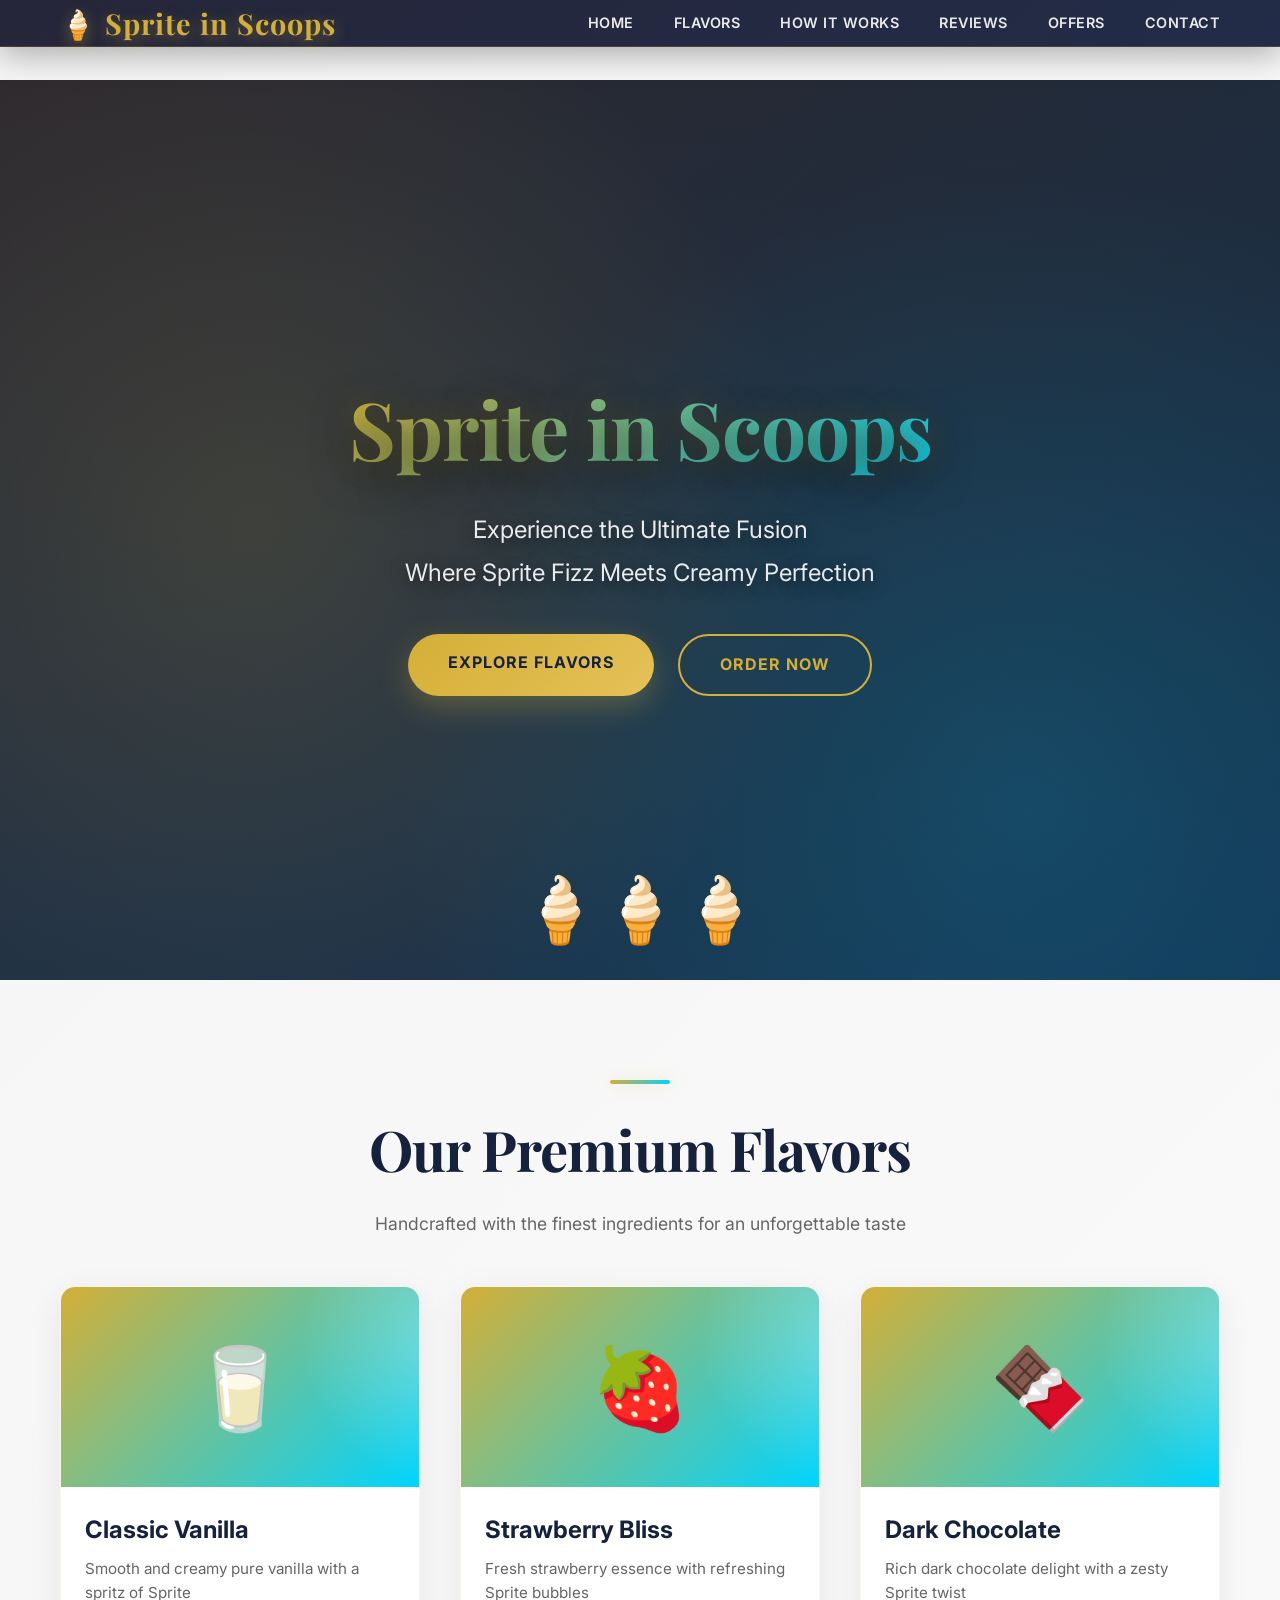
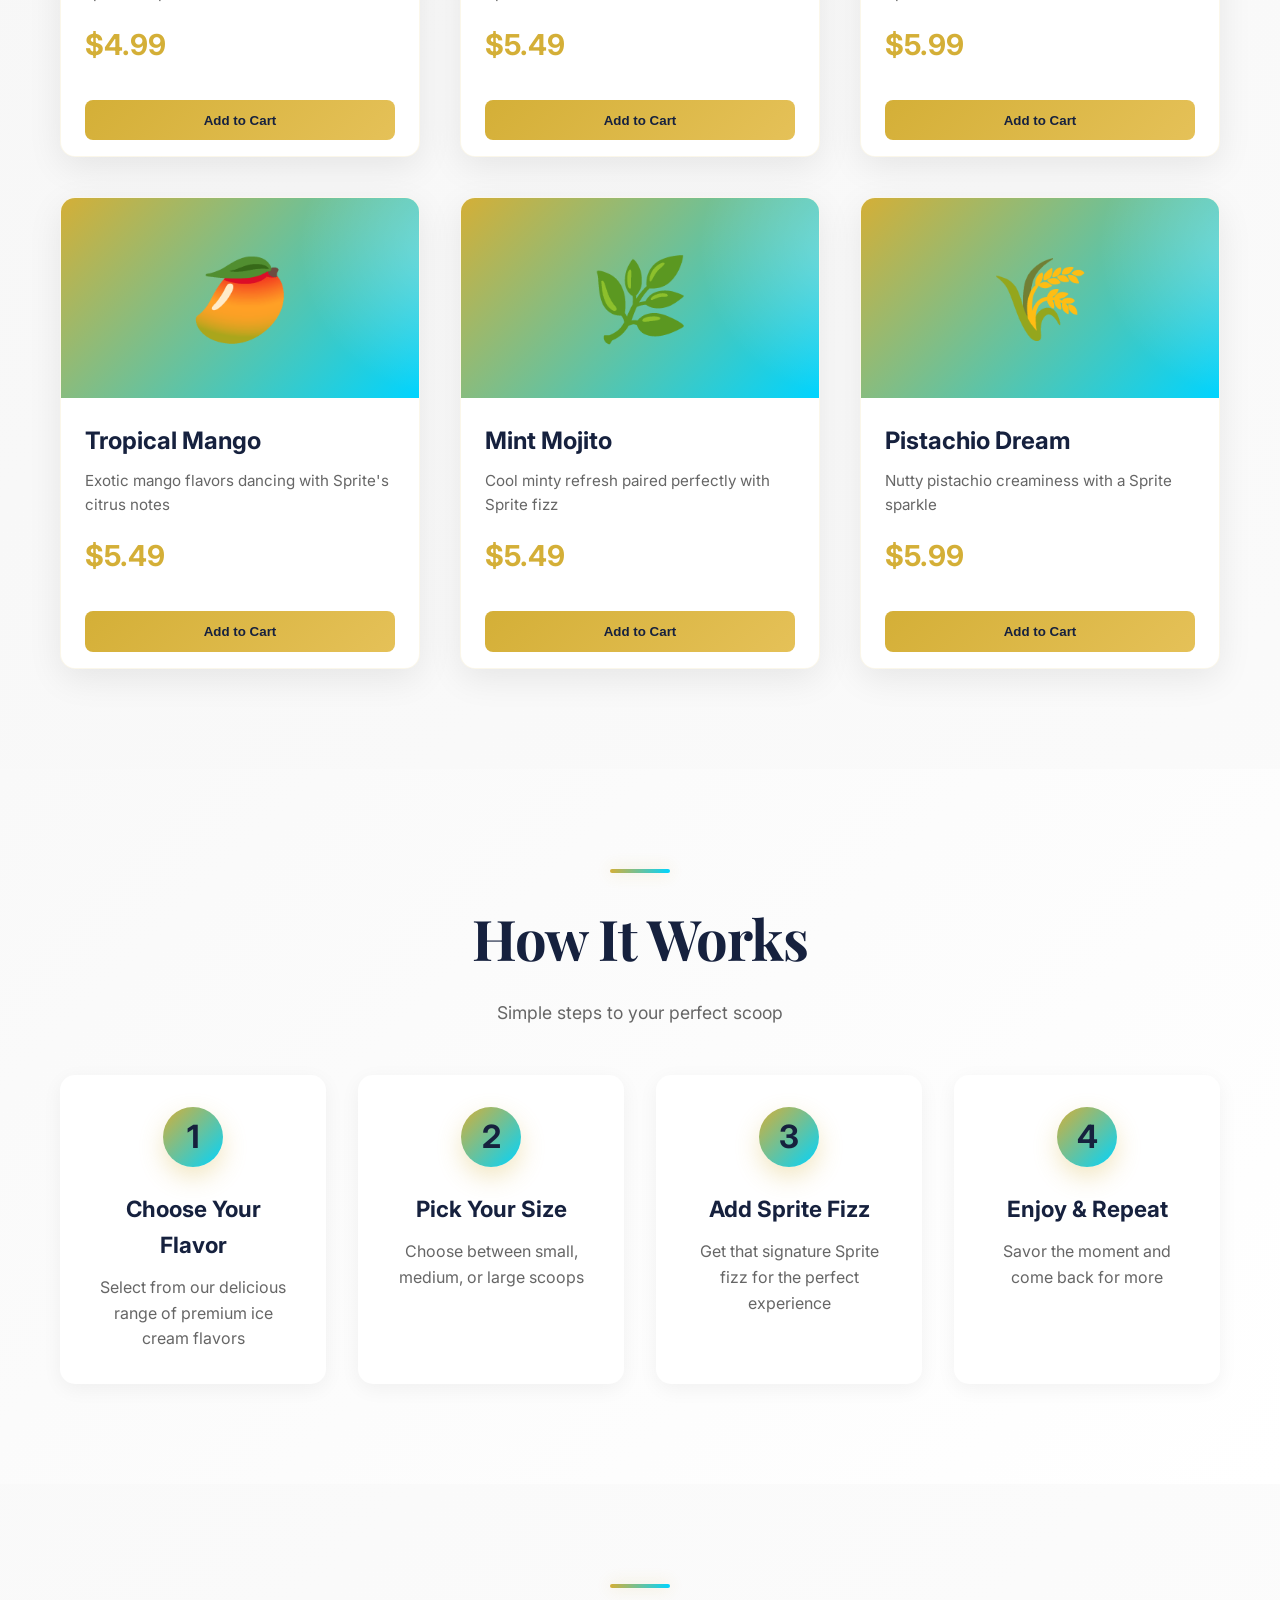
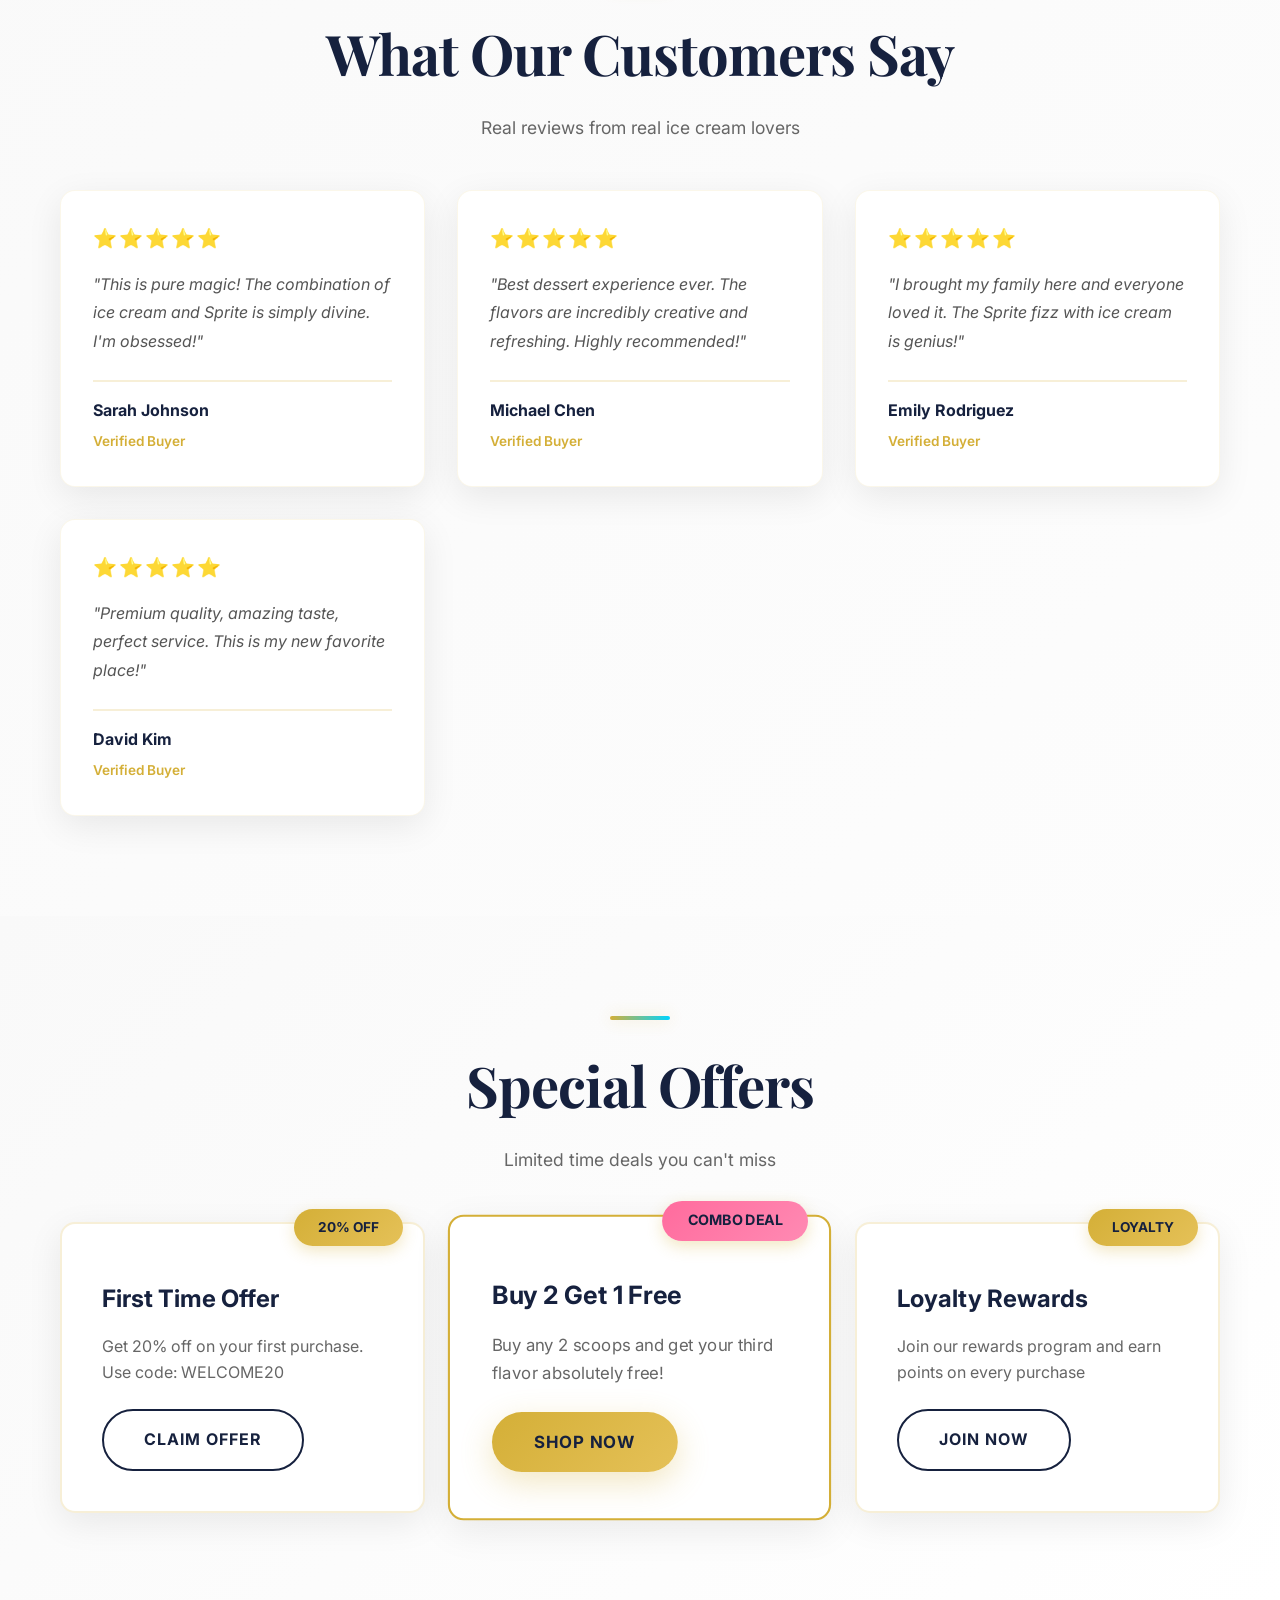
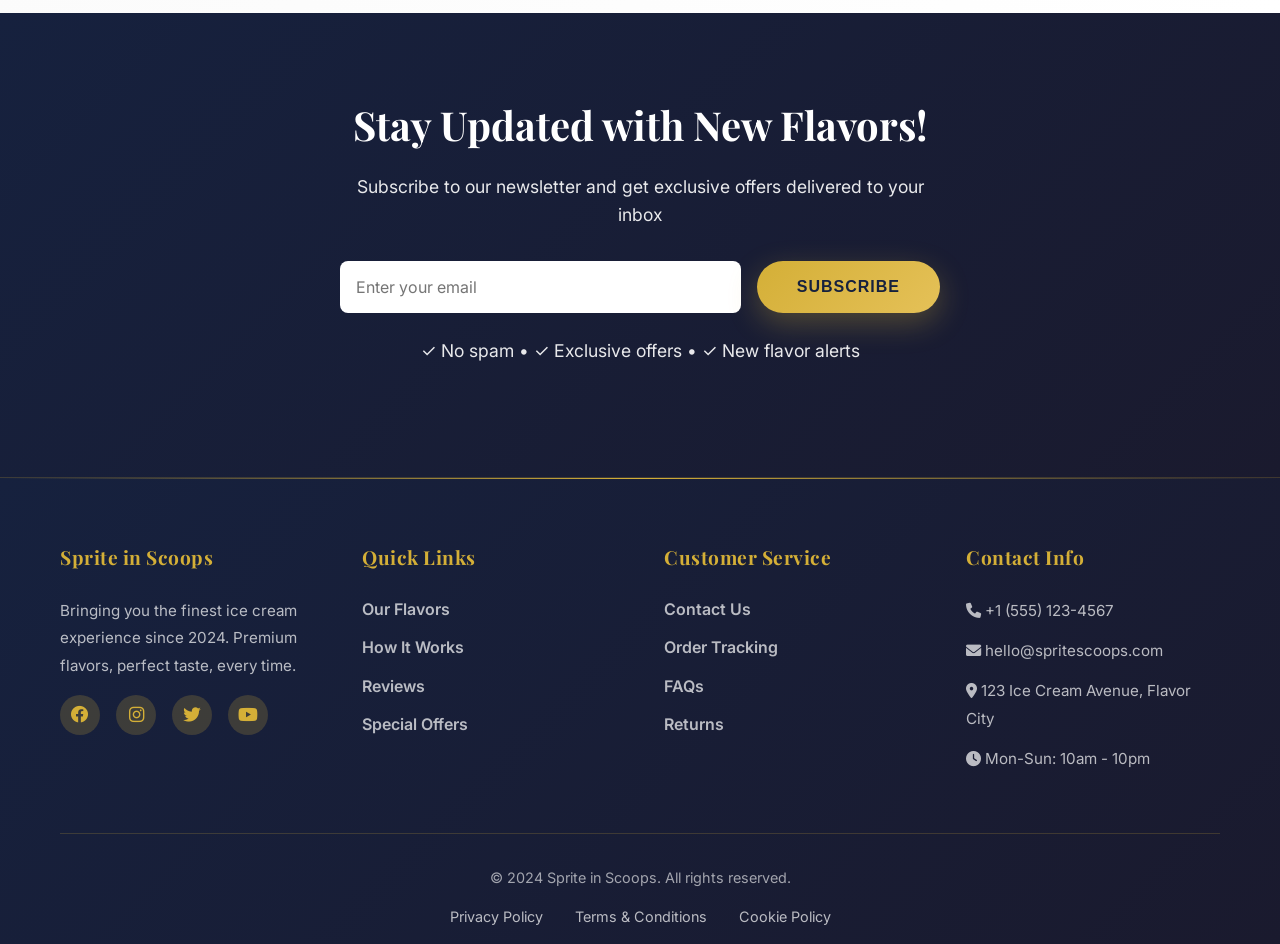
<file: index.html>
<!DOCTYPE html>
<html lang="en">
<head>
    <meta charset="UTF-8">
    <meta name="viewport" content="width=device-width, initial-scale=1.0">
    <title>Sprite in Scoops - Premium Ice Cream Experience</title>
    <link rel="stylesheet" href="style.css">
    <link href="https://fonts.googleapis.com/css2?family=Playfair+Display:wght@400;700&family=Inter:wght@400;500;600;700&display=swap" rel="stylesheet">
    <link rel="stylesheet" href="https://cdnjs.cloudflare.com/ajax/libs/font-awesome/6.0.0/css/all.min.css">
</head>
<body>
    <!-- ========== NAVIGATION ========== -->
    <header>
        <nav class="container">
            <a href="#" class="logo">🍦 Sprite in Scoops</a>
            <ul class="nav-links">
                <li><a href="#home">Home</a></li>
                <li><a href="#flavors">Flavors</a></li>
                <li><a href="#how-it-works">How It Works</a></li>
                <li><a href="#testimonials">Reviews</a></li>
                <li><a href="#offers">Offers</a></li>
                <li><a href="#contact">Contact</a></li>
            </ul>
        </nav>
    </header>

    <!-- ========== HERO SECTION ========== -->
    <section class="hero" id="home">
        <div class="hero-content container">
            <h1>Sprite in Scoops</h1>
            <p>Experience the Ultimate Fusion<br>Where Sprite Fizz Meets Creamy Perfection</p>
            <div class="hero-buttons">
                <a href="#flavors" class="btn btn-primary">Explore Flavors</a>
                <a href="#contact" class="btn btn-secondary">Order Now</a>
            </div>
        </div>
        <div class="hero-ice-cream">🍦🍦🍦</div>
    </section>

    <!-- ========== FEATURED FLAVORS ========== -->
    <section class="section" id="flavors">
        <div class="container">
            <h2 class="section-title">Our Premium Flavors</h2>
            <p class="section-subtitle">Handcrafted with the finest ingredients for an unforgettable taste</p>
            
            <div class="products-grid">
                <div class="product-card">
                    <div class="product-image vanilla">🥛</div>
                    <h3>Classic Vanilla</h3>
                    <p>Smooth and creamy pure vanilla with a spritz of Sprite</p>
                    <div class="product-price">$4.99</div>
                    <button class="btn-add">Add to Cart</button>
                </div>

                <div class="product-card">
                    <div class="product-image strawberry">🍓</div>
                    <h3>Strawberry Bliss</h3>
                    <p>Fresh strawberry essence with refreshing Sprite bubbles</p>
                    <div class="product-price">$5.49</div>
                    <button class="btn-add">Add to Cart</button>
                </div>

                <div class="product-card">
                    <div class="product-image chocolate">🍫</div>
                    <h3>Dark Chocolate</h3>
                    <p>Rich dark chocolate delight with a zesty Sprite twist</p>
                    <div class="product-price">$5.99</div>
                    <button class="btn-add">Add to Cart</button>
                </div>

                <div class="product-card">
                    <div class="product-image mango">🥭</div>
                    <h3>Tropical Mango</h3>
                    <p>Exotic mango flavors dancing with Sprite's citrus notes</p>
                    <div class="product-price">$5.49</div>
                    <button class="btn-add">Add to Cart</button>
                </div>

                <div class="product-card">
                    <div class="product-image mint">🌿</div>
                    <h3>Mint Mojito</h3>
                    <p>Cool minty refresh paired perfectly with Sprite fizz</p>
                    <div class="product-price">$5.49</div>
                    <button class="btn-add">Add to Cart</button>
                </div>

                <div class="product-card">
                    <div class="product-image pistachio">🌾</div>
                    <h3>Pistachio Dream</h3>
                    <p>Nutty pistachio creaminess with a Sprite sparkle</p>
                    <div class="product-price">$5.99</div>
                    <button class="btn-add">Add to Cart</button>
                </div>
            </div>
        </div>
    </section>

    <!-- ========== HOW IT WORKS ========== -->
    <section class="section how-it-works" id="how-it-works">
        <div class="container">
            <h2 class="section-title">How It Works</h2>
            <p class="section-subtitle">Simple steps to your perfect scoop</p>
            
            <div class="steps-grid">
                <div class="step">
                    <div class="step-number">1</div>
                    <h3>Choose Your Flavor</h3>
                    <p>Select from our delicious range of premium ice cream flavors</p>
                </div>
                <div class="step">
                    <div class="step-number">2</div>
                    <h3>Pick Your Size</h3>
                    <p>Choose between small, medium, or large scoops</p>
                </div>
                <div class="step">
                    <div class="step-number">3</div>
                    <h3>Add Sprite Fizz</h3>
                    <p>Get that signature Sprite fizz for the perfect experience</p>
                </div>
                <div class="step">
                    <div class="step-number">4</div>
                    <h3>Enjoy & Repeat</h3>
                    <p>Savor the moment and come back for more</p>
                </div>
            </div>
        </div>
    </section>

    <!-- ========== TESTIMONIALS ========== -->
    <section class="section testimonials" id="testimonials">
        <div class="container">
            <h2 class="section-title">What Our Customers Say</h2>
            <p class="section-subtitle">Real reviews from real ice cream lovers</p>
            
            <div class="testimonials-grid">
                <div class="testimonial-card">
                    <div class="stars">⭐⭐⭐⭐⭐</div>
                    <p>"This is pure magic! The combination of ice cream and Sprite is simply divine. I'm obsessed!"</p>
                    <div class="testimonial-author">
                        <strong>Sarah Johnson</strong>
                        <span>Verified Buyer</span>
                    </div>
                </div>

                <div class="testimonial-card">
                    <div class="stars">⭐⭐⭐⭐⭐</div>
                    <p>"Best dessert experience ever. The flavors are incredibly creative and refreshing. Highly recommended!"</p>
                    <div class="testimonial-author">
                        <strong>Michael Chen</strong>
                        <span>Verified Buyer</span>
                    </div>
                </div>

                <div class="testimonial-card">
                    <div class="stars">⭐⭐⭐⭐⭐</div>
                    <p>"I brought my family here and everyone loved it. The Sprite fizz with ice cream is genius!"</p>
                    <div class="testimonial-author">
                        <strong>Emily Rodriguez</strong>
                        <span>Verified Buyer</span>
                    </div>
                </div>

                <div class="testimonial-card">
                    <div class="stars">⭐⭐⭐⭐⭐</div>
                    <p>"Premium quality, amazing taste, perfect service. This is my new favorite place!"</p>
                    <div class="testimonial-author">
                        <strong>David Kim</strong>
                        <span>Verified Buyer</span>
                    </div>
                </div>
            </div>
        </div>
    </section>

    <!-- ========== SPECIAL OFFERS ========== -->
    <section class="section offers-section" id="offers">
        <div class="container">
            <h2 class="section-title">Special Offers</h2>
            <p class="section-subtitle">Limited time deals you can't miss</p>
            
            <div class="offers-grid">
                <div class="offer-card">
                    <div class="offer-badge">20% OFF</div>
                    <h3>First Time Offer</h3>
                    <p>Get 20% off on your first purchase. Use code: WELCOME20</p>
                    <a href="#" class="btn btn-outline">Claim Offer</a>
                </div>

                <div class="offer-card featured">
                    <div class="offer-badge special">COMBO DEAL</div>
                    <h3>Buy 2 Get 1 Free</h3>
                    <p>Buy any 2 scoops and get your third flavor absolutely free!</p>
                    <a href="#" class="btn btn-primary">Shop Now</a>
                </div>

                <div class="offer-card">
                    <div class="offer-badge">LOYALTY</div>
                    <h3>Loyalty Rewards</h3>
                    <p>Join our rewards program and earn points on every purchase</p>
                    <a href="#" class="btn btn-outline">Join Now</a>
                </div>
            </div>
        </div>
    </section>

    <!-- ========== NEWSLETTER ========== -->
    <section class="newsletter-section">
        <div class="container">
            <div class="newsletter-content">
                <h2>Stay Updated with New Flavors!</h2>
                <p>Subscribe to our newsletter and get exclusive offers delivered to your inbox</p>
                <form class="newsletter-form">
                    <input type="email" placeholder="Enter your email" required>
                    <button type="submit" class="btn btn-primary">Subscribe</button>
                </form>
                <p class="newsletter-info">✓ No spam • ✓ Exclusive offers • ✓ New flavor alerts</p>
            </div>
        </div>
    </section>

    <!-- ========== FOOTER ========== -->
    <footer>
        <div class="container">
            <div class="footer-content">
                <div class="footer-section">
                    <h3>Sprite in Scoops</h3>
                    <p>Bringing you the finest ice cream experience since 2024. Premium flavors, perfect taste, every time.</p>
                    <div class="social-links">
                        <a href="#"><i class="fab fa-facebook"></i></a>
                        <a href="#"><i class="fab fa-instagram"></i></a>
                        <a href="#"><i class="fab fa-twitter"></i></a>
                        <a href="#"><i class="fab fa-youtube"></i></a>
                    </div>
                </div>

                <div class="footer-section">
                    <h3>Quick Links</h3>
                    <a href="#flavors">Our Flavors</a>
                    <a href="#how-it-works">How It Works</a>
                    <a href="#testimonials">Reviews</a>
                    <a href="#offers">Special Offers</a>
                </div>

                <div class="footer-section">
                    <h3>Customer Service</h3>
                    <a href="#">Contact Us</a>
                    <a href="#">Order Tracking</a>
                    <a href="#">FAQs</a>
                    <a href="#">Returns</a>
                </div>

                <div class="footer-section">
                    <h3>Contact Info</h3>
                    <p><i class="fas fa-phone"></i> +1 (555) 123-4567</p>
                    <p><i class="fas fa-envelope"></i> hello@spritescoops.com</p>
                    <p><i class="fas fa-map-marker-alt"></i> 123 Ice Cream Avenue, Flavor City</p>
                    <p><i class="fas fa-clock"></i> Mon-Sun: 10am - 10pm</p>
                </div>
            </div>

            <div class="footer-bottom">
                <p>&copy; 2024 Sprite in Scoops. All rights reserved.</p>
                <div class="footer-links">
                    <a href="#">Privacy Policy</a>
                    <a href="#">Terms & Conditions</a>
                    <a href="#">Cookie Policy</a>
                </div>
            </div>
        </div>
    </footer>

    <script>
        // Smooth scrolling for navigation links
        document.querySelectorAll('a[href^="#"]').forEach(anchor => {
            anchor.addEventListener('click', function (e) {
                e.preventDefault();
                const target = document.querySelector(this.getAttribute('href'));
                if (target) {
                    target.scrollIntoView({ behavior: 'smooth' });
                }
            });
        });

        // Add to cart functionality
        document.querySelectorAll('.btn-add').forEach(button => {
            button.addEventListener('click', function() {
                this.textContent = 'Added! ✓';
                setTimeout(() => {
                    this.textContent = 'Add to Cart';
                }, 1500);
            });
        });
    </script>
</body>
</html>
</file>
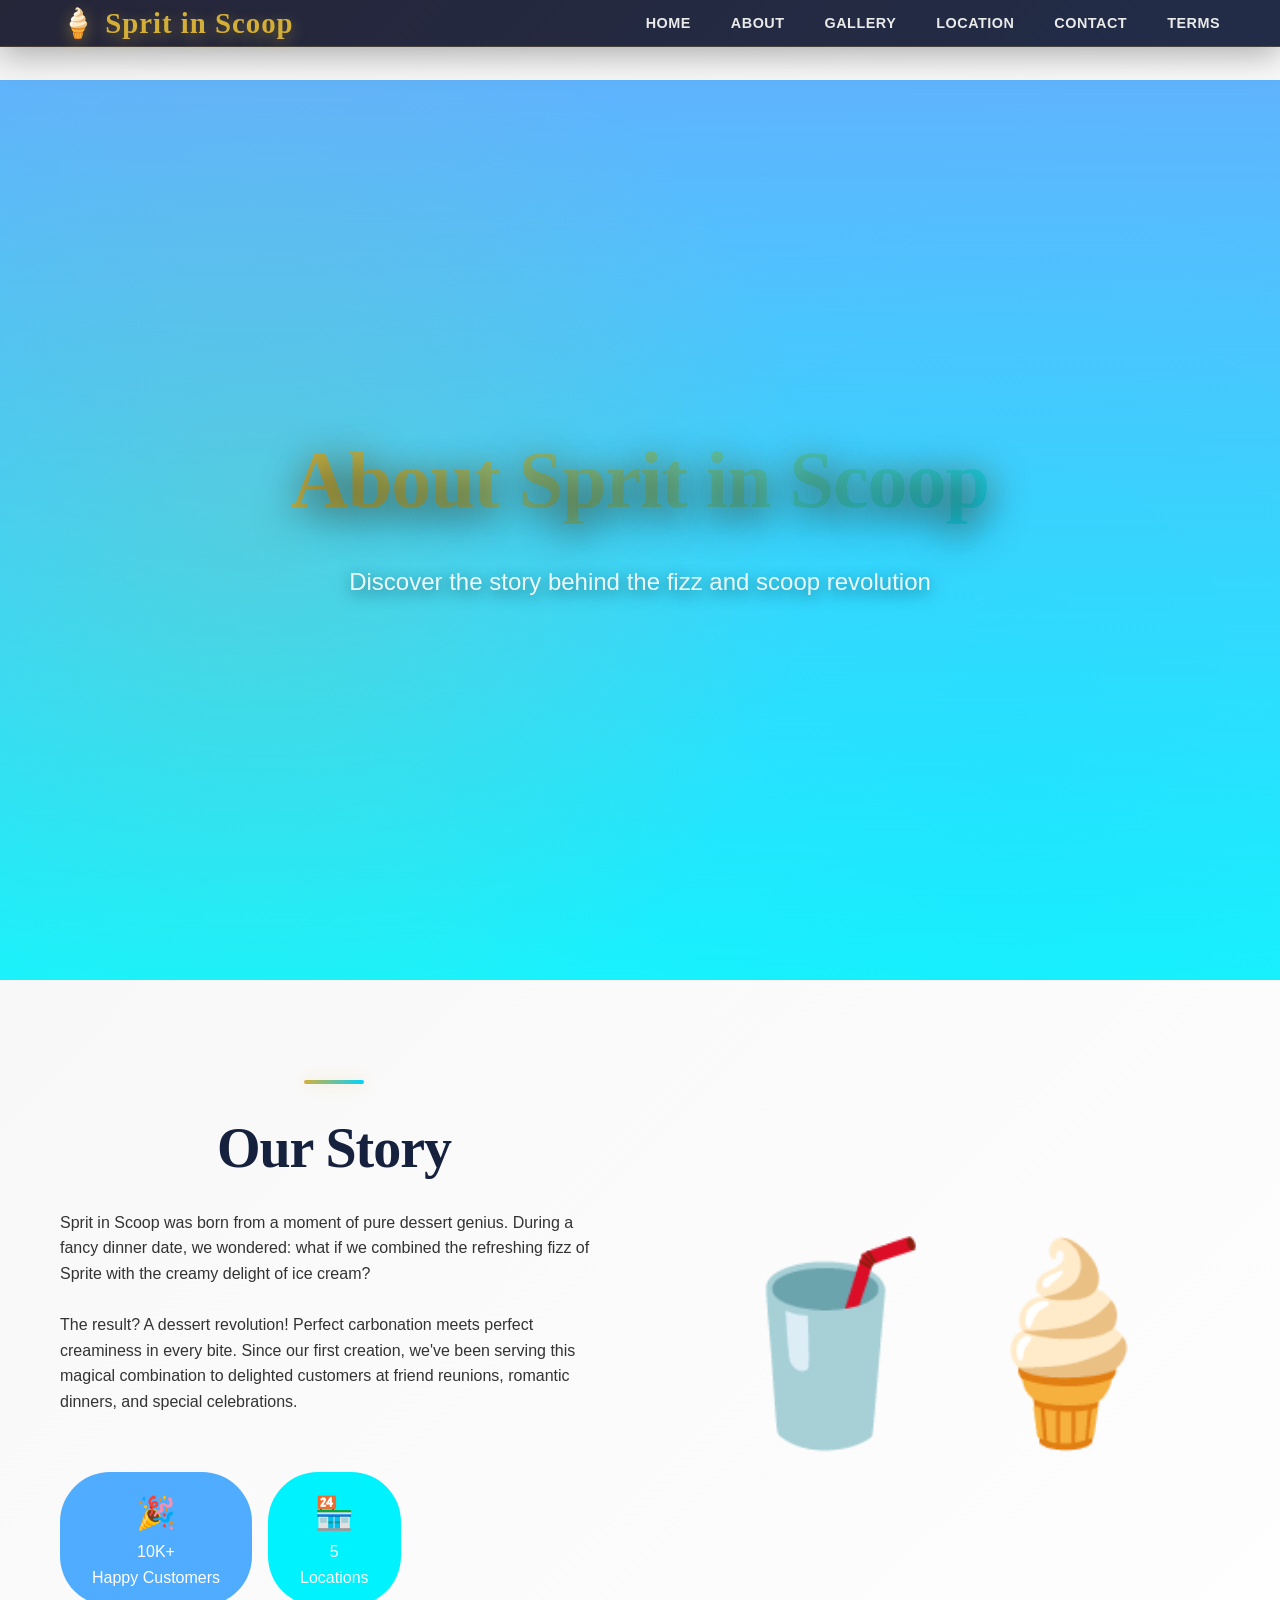
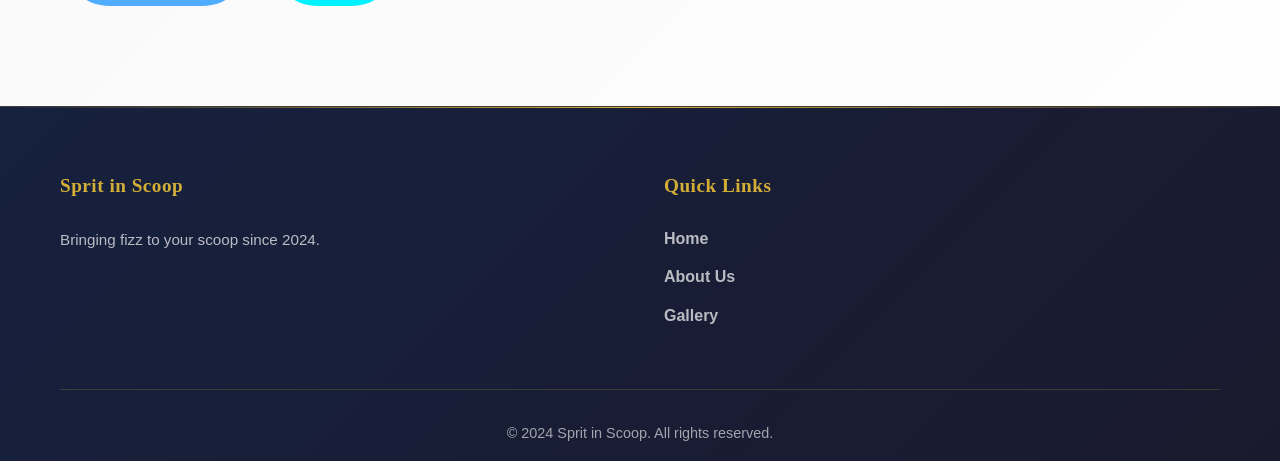
<file: about.html>
<!DOCTYPE html>
<html lang="en">
<head>
    <meta charset="UTF-8">
    <meta name="viewport" content="width=device-width, initial-scale=1.0">
    <title>About Us - Sprit in Scoop</title>
    <link rel="stylesheet" href="style.css">
    <link rel="stylesheet" href="https://cdnjs.cloudflare.com/ajax/libs/font-awesome/6.0.0/css/all.min.css">
</head>
<body>
    <!-- Header -->
    <header>
        <nav class="container">
            <a href="index.html" class="logo">🍦 Sprit in Scoop</a>
            <ul class="nav-links">
                <li><a href="index.html">Home</a></li>
                <li><a href="about.html">About</a></li>
                <li><a href="gallery.html">Gallery</a></li>
                <li><a href="location.html">Location</a></li>
                <li><a href="contact.html">Contact</a></li>
                <li><a href="terms.html">Terms</a></li>
            </ul>
        </nav>
    </header>

    <!-- Hero Section -->
    <section class="hero" style="background: linear-gradient(rgba(79, 172, 254, 0.9), rgba(0, 242, 254, 0.9)); margin-top: 80px; height: 60vh;">
        <div class="hero-content container">
            <h1>About Sprit in Scoop</h1>
            <p>Discover the story behind the fizz and scoop revolution</p>
        </div>
    </section>

    <!-- About Content -->
    <section class="section">
        <div class="container">
            <div style="display: grid; grid-template-columns: 1fr 1fr; gap: 4rem; align-items: center;">
                <div>
                    <h2 class="section-title">Our Story</h2>
                    <p>Sprit in Scoop was born from a moment of pure dessert genius. During a fancy dinner date, we wondered: what if we combined the refreshing fizz of Sprite with the creamy delight of ice cream?</p>
                    <br>
                    <p>The result? A dessert revolution! Perfect carbonation meets perfect creaminess in every bite. Since our first creation, we've been serving this magical combination to delighted customers at friend reunions, romantic dinners, and special celebrations.</p>
                    <br>
                    <div style="display: flex; gap: 1rem; margin-top: 2rem;">
                        <div style="background: #4facfe; color: white; padding: 1rem 2rem; border-radius: 50px; text-align: center;">
                            <div style="font-size: 2rem;">🎉</div>
                            <div>10K+</div>
                            <div>Happy Customers</div>
                        </div>
                        <div style="background: #00f2fe; color: white; padding: 1rem 2rem; border-radius: 50px; text-align: center;">
                            <div style="font-size: 2rem;">🏪</div>
                            <div>5</div>
                            <div>Locations</div>
                        </div>
                    </div>
                </div>
                <div style="text-align: center;">
                    <div style="font-size: 12rem; line-height: 1;">🥤🍦</div>
                </div>
            </div>
        </div>
    </section>

    <!-- Footer -->
    <footer>
        <div class="container">
            <div class="footer-content">
                <div class="footer-section">
                    <h3>Sprit in Scoop</h3>
                    <p>Bringing fizz to your scoop since 2024.</p>
                </div>
                <div class="footer-section">
                    <h3>Quick Links</h3>
                    <a href="index.html">Home</a>
                    <a href="about.html">About Us</a>
                    <a href="gallery.html">Gallery</a>
                </div>
            </div>
            <div class="footer-bottom">
                <p>&copy; 2024 Sprit in Scoop. All rights reserved.</p>
            </div>
        </div>
    </footer>
</body>
</html>
</file>
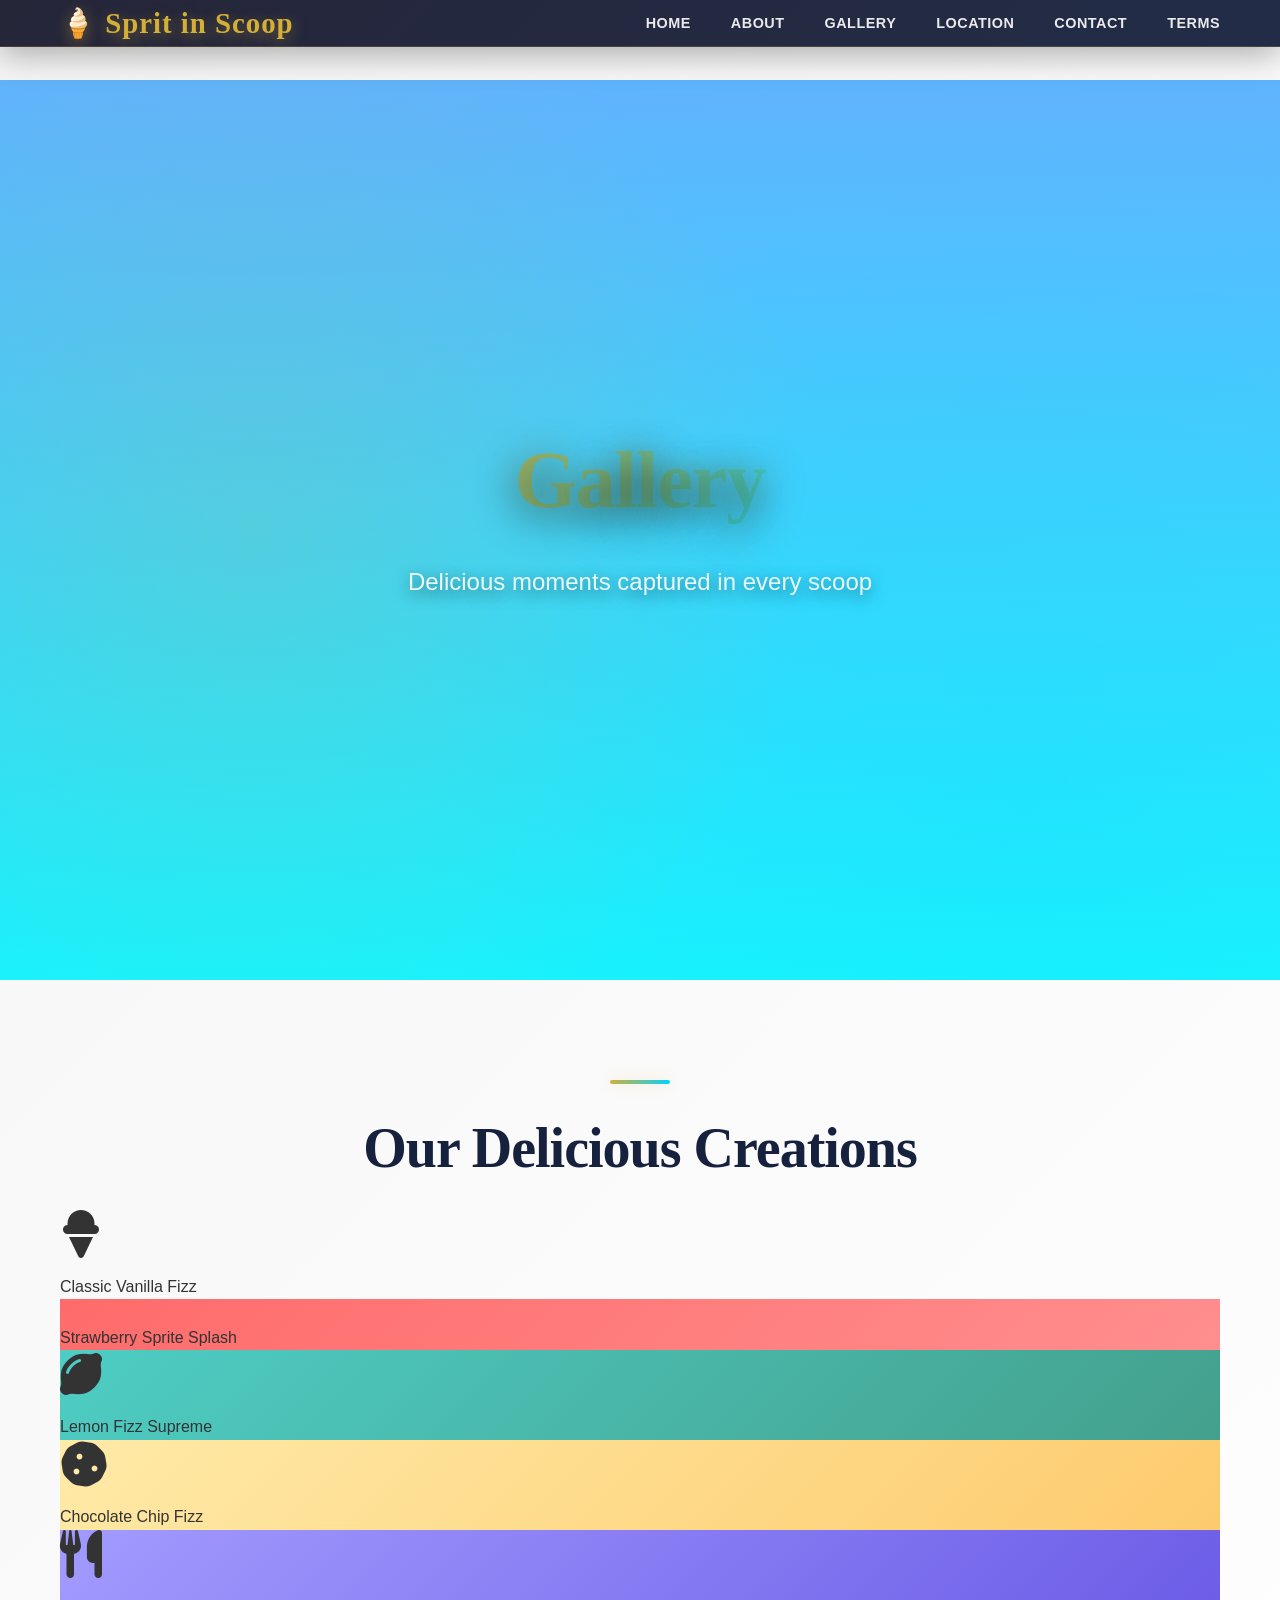
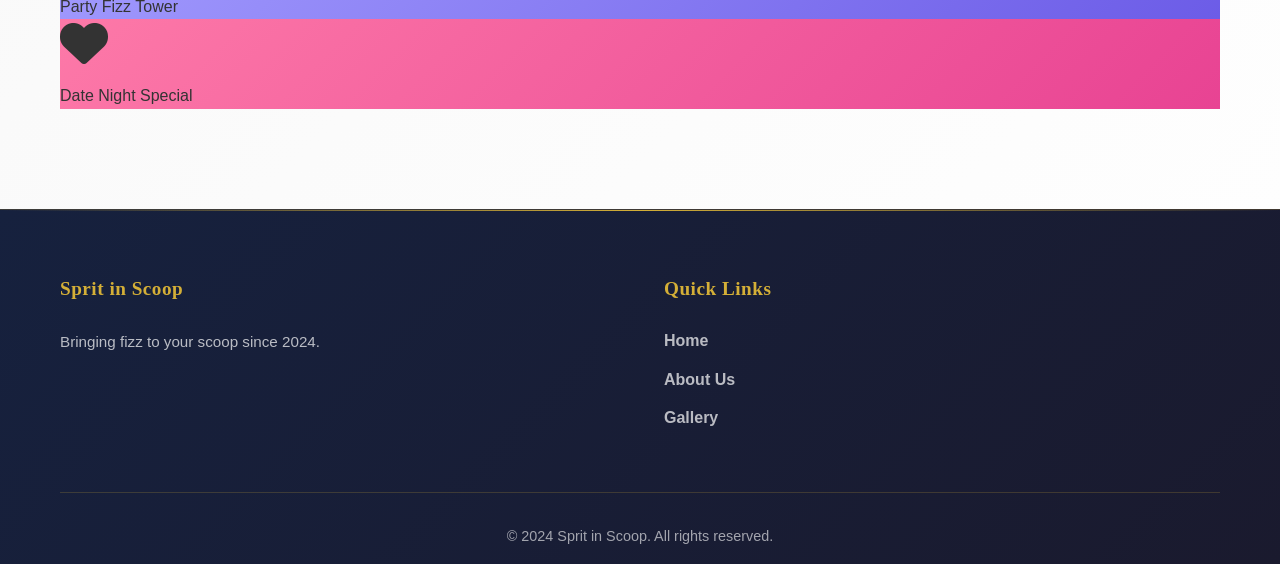
<file: gallary.html>
<!DOCTYPE html>
<html lang="en">
<head>
    <meta charset="UTF-8">
    <meta name="viewport" content="width=device-width, initial-scale=1.0">
    <title>Gallery - Sprit in Scoop</title>
    <link rel="stylesheet" href="style.css">
    <link rel="stylesheet" href="https://cdnjs.cloudflare.com/ajax/libs/font-awesome/6.0.0/css/all.min.css">
</head>
<body>
    <!-- Header -->
    <header>
        <nav class="container">
            <a href="index.html" class="logo">🍦 Sprit in Scoop</a>
            <ul class="nav-links">
                <li><a href="index.html">Home</a></li>
                <li><a href="about.html">About</a></li>
                <li><a href="gallery.html">Gallery</a></li>
                <li><a href="location.html">Location</a></li>
                <li><a href="contact.html">Contact</a></li>
                <li><a href="terms.html">Terms</a></li>
            </ul>
        </nav>
    </header>

    <!-- Hero Section -->
    <section class="hero" style="background: linear-gradient(rgba(79, 172, 254, 0.9), rgba(0, 242, 254, 0.9)); margin-top: 80px; height: 60vh;">
        <div class="hero-content container">
            <h1>Gallery</h1>
            <p>Delicious moments captured in every scoop</p>
        </div>
    </section>

    <!-- Gallery Section -->
    <section class="section">
        <div class="container">
            <h2 class="section-title">Our Delicious Creations</h2>
            <div class="gallery-grid">
                <div class="gallery-item">
                    <i class="fas fa-ice-cream" style="font-size: 3rem; margin-bottom: 1rem;"></i>
                    <div>Classic Vanilla Fizz</div>
                </div>
                <div class="gallery-item" style="background: linear-gradient(135deg, #ff6b6b, #ff8e8e);">
                    <i class="fas fa-strawberry" style="font-size: 3rem; margin-bottom: 1rem;"></i>
                    <div>Strawberry Sprite Splash</div>
                </div>
                <div class="gallery-item" style="background: linear-gradient(135deg, #4ecdc4, #44a08d);">
                    <i class="fas fa-lemon" style="font-size: 3rem; margin-bottom: 1rem;"></i>
                    <div>Lemon Fizz Supreme</div>
                </div>
                <div class="gallery-item" style="background: linear-gradient(135deg, #ffeaa7, #fdcb6e);">
                    <i class="fas fa-cookie" style="font-size: 3rem; margin-bottom: 1rem;"></i>
                    <div>Chocolate Chip Fizz</div>
                </div>
                <div class="gallery-item" style="background: linear-gradient(135deg, #a29bfe, #6c5ce7);">
                    <i class="fas fa-utensils" style="font-size: 3rem; margin-bottom: 1rem;"></i>
                    <div>Party Fizz Tower</div>
                </div>
                <div class="gallery-item" style="background: linear-gradient(135deg, #fd79a8, #e84393);">
                    <i class="fas fa-heart" style="font-size: 3rem; margin-bottom: 1rem;"></i>
                    <div>Date Night Special</div>
                </div>
            </div>
        </div>
    </section>

    <!-- Footer -->
    <footer>
        <div class="container">
            <div class="footer-content">
                <div class="footer-section">
                    <h3>Sprit in Scoop</h3>
                    <p>Bringing fizz to your scoop since 2024.</p>
                </div>
                <div class="footer-section">
                    <h3>Quick Links</h3>
                    <a href="index.html">Home</a>
                    <a href="about.html">About Us</a>
                    <a href="gallery.html">Gallery</a>
                </div>
            </div>
            <div class="footer-bottom">
                <p>&copy; 2024 Sprit in Scoop. All rights reserved.</p>
            </div>
        </div>
    </footer>
</body>
</html>
</file>
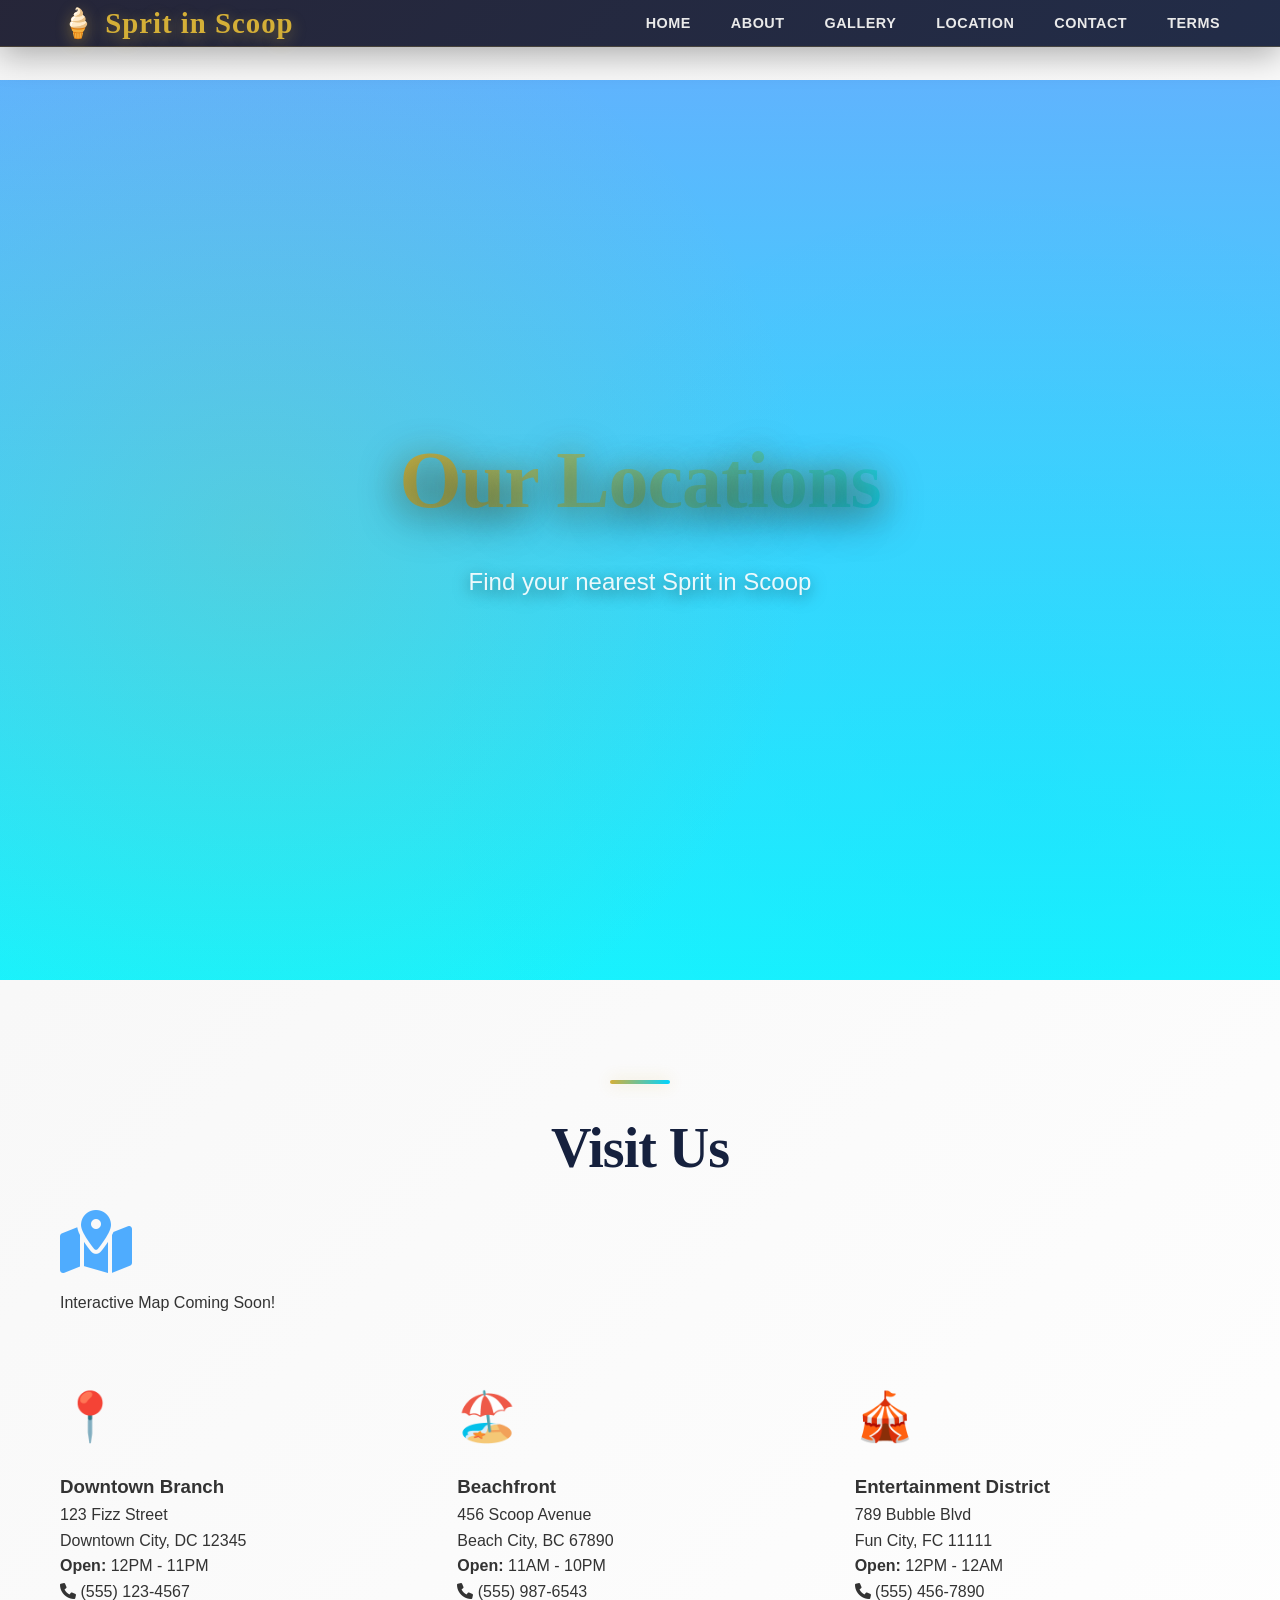
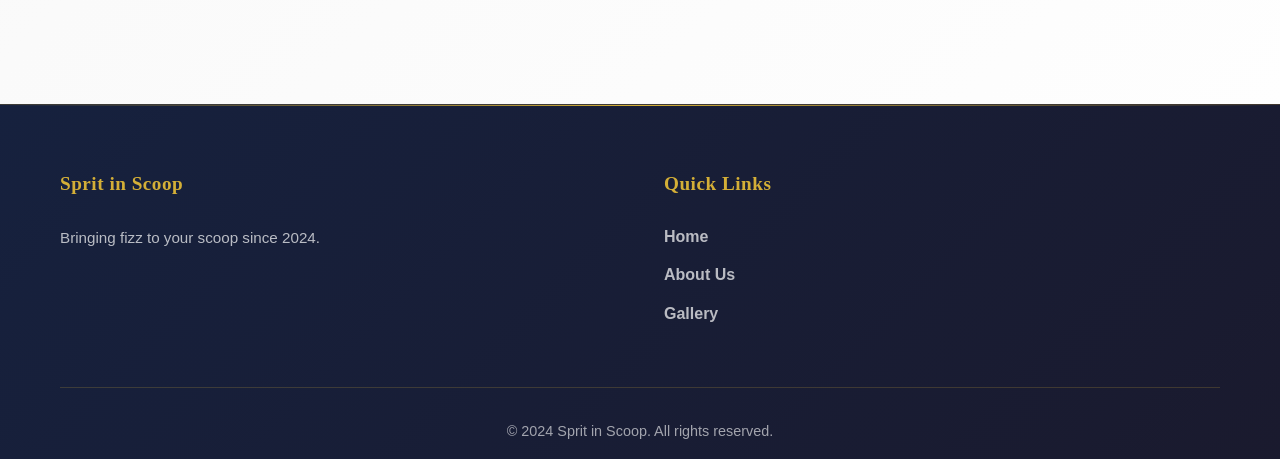
<file: location.html>
<!DOCTYPE html>
<html lang="en">
<head>
    <meta charset="UTF-8">
    <meta name="viewport" content="width=device-width, initial-scale=1.0">
    <title>Locations - Sprit in Scoop</title>
    <link rel="stylesheet" href="style.css">
    <link rel="stylesheet" href="https://cdnjs.cloudflare.com/ajax/libs/font-awesome/6.0.0/css/all.min.css">
</head>
<body>
    <!-- Header -->
    <header>
        <nav class="container">
            <a href="index.html" class="logo">🍦 Sprit in Scoop</a>
            <ul class="nav-links">
                <li><a href="index.html">Home</a></li>
                <li><a href="about.html">About</a></li>
                <li><a href="gallery.html">Gallery</a></li>
                <li><a href="location.html">Location</a></li>
                <li><a href="contact.html">Contact</a></li>
                <li><a href="terms.html">Terms</a></li>
            </ul>
        </nav>
    </header>

    <!-- Hero Section -->
    <section class="hero" style="background: linear-gradient(rgba(79, 172, 254, 0.9), rgba(0, 242, 254, 0.9)); margin-top: 80px; height: 60vh;">
        <div class="hero-content container">
            <h1>Our Locations</h1>
            <p>Find your nearest Sprit in Scoop</p>
        </div>
    </section>

    <!-- Locations Section -->
    <section class="section">
        <div class="container">
            <h2 class="section-title">Visit Us</h2>
            
            <!-- Map Placeholder -->
            <div class="map-placeholder">
                <i class="fas fa-map-marked-alt" style="font-size: 4rem; margin-bottom: 1rem; color: #4facfe;"></i>
                <div>Interactive Map Coming Soon!</div>
            </div>

            <div style="display: grid; grid-template-columns: repeat(auto-fit, minmax(300px, 1fr)); gap: 2rem; margin-top: 4rem;">
                <div class="feature-card">
                    <div style="font-size: 3rem; margin-bottom: 1rem;">📍</div>
                    <h3>Downtown Branch</h3>
                    <p>123 Fizz Street<br>Downtown City, DC 12345<br><strong>Open:</strong> 12PM - 11PM<br><i class="fas fa-phone"></i> (555) 123-4567</p>
                </div>
                <div class="feature-card">
                    <div style="font-size: 3rem; margin-bottom: 1rem;">🏖️</div>
                    <h3>Beachfront</h3>
                    <p>456 Scoop Avenue<br>Beach City, BC 67890<br><strong>Open:</strong> 11AM - 10PM<br><i class="fas fa-phone"></i> (555) 987-6543</p>
                </div>
                <div class="feature-card">
                    <div style="font-size: 3rem; margin-bottom: 1rem;">🎪</div>
                    <h3>Entertainment District</h3>
                    <p>789 Bubble Blvd<br>Fun City, FC 11111<br><strong>Open:</strong> 12PM - 12AM<br><i class="fas fa-phone"></i> (555) 456-7890</p>
                </div>
            </div>
        </div>
    </section>

    <!-- Footer -->
    <footer>
        <div class="container">
            <div class="footer-content">
                <div class="footer-section">
                    <h3>Sprit in Scoop</h3>
                    <p>Bringing fizz to your scoop since 2024.</p>
                </div>
                <div class="footer-section">
                    <h3>Quick Links</h3>
                    <a href="index.html">Home</a>
                    <a href="about.html">About Us</a>
                    <a href="gallery.html">Gallery</a>
                </div>
            </div>
            <div class="footer-bottom">
                <p>&copy; 2024 Sprit in Scoop. All rights reserved.</p>
            </div>
        </div>
    </footer>
</body>
</html>
</file>
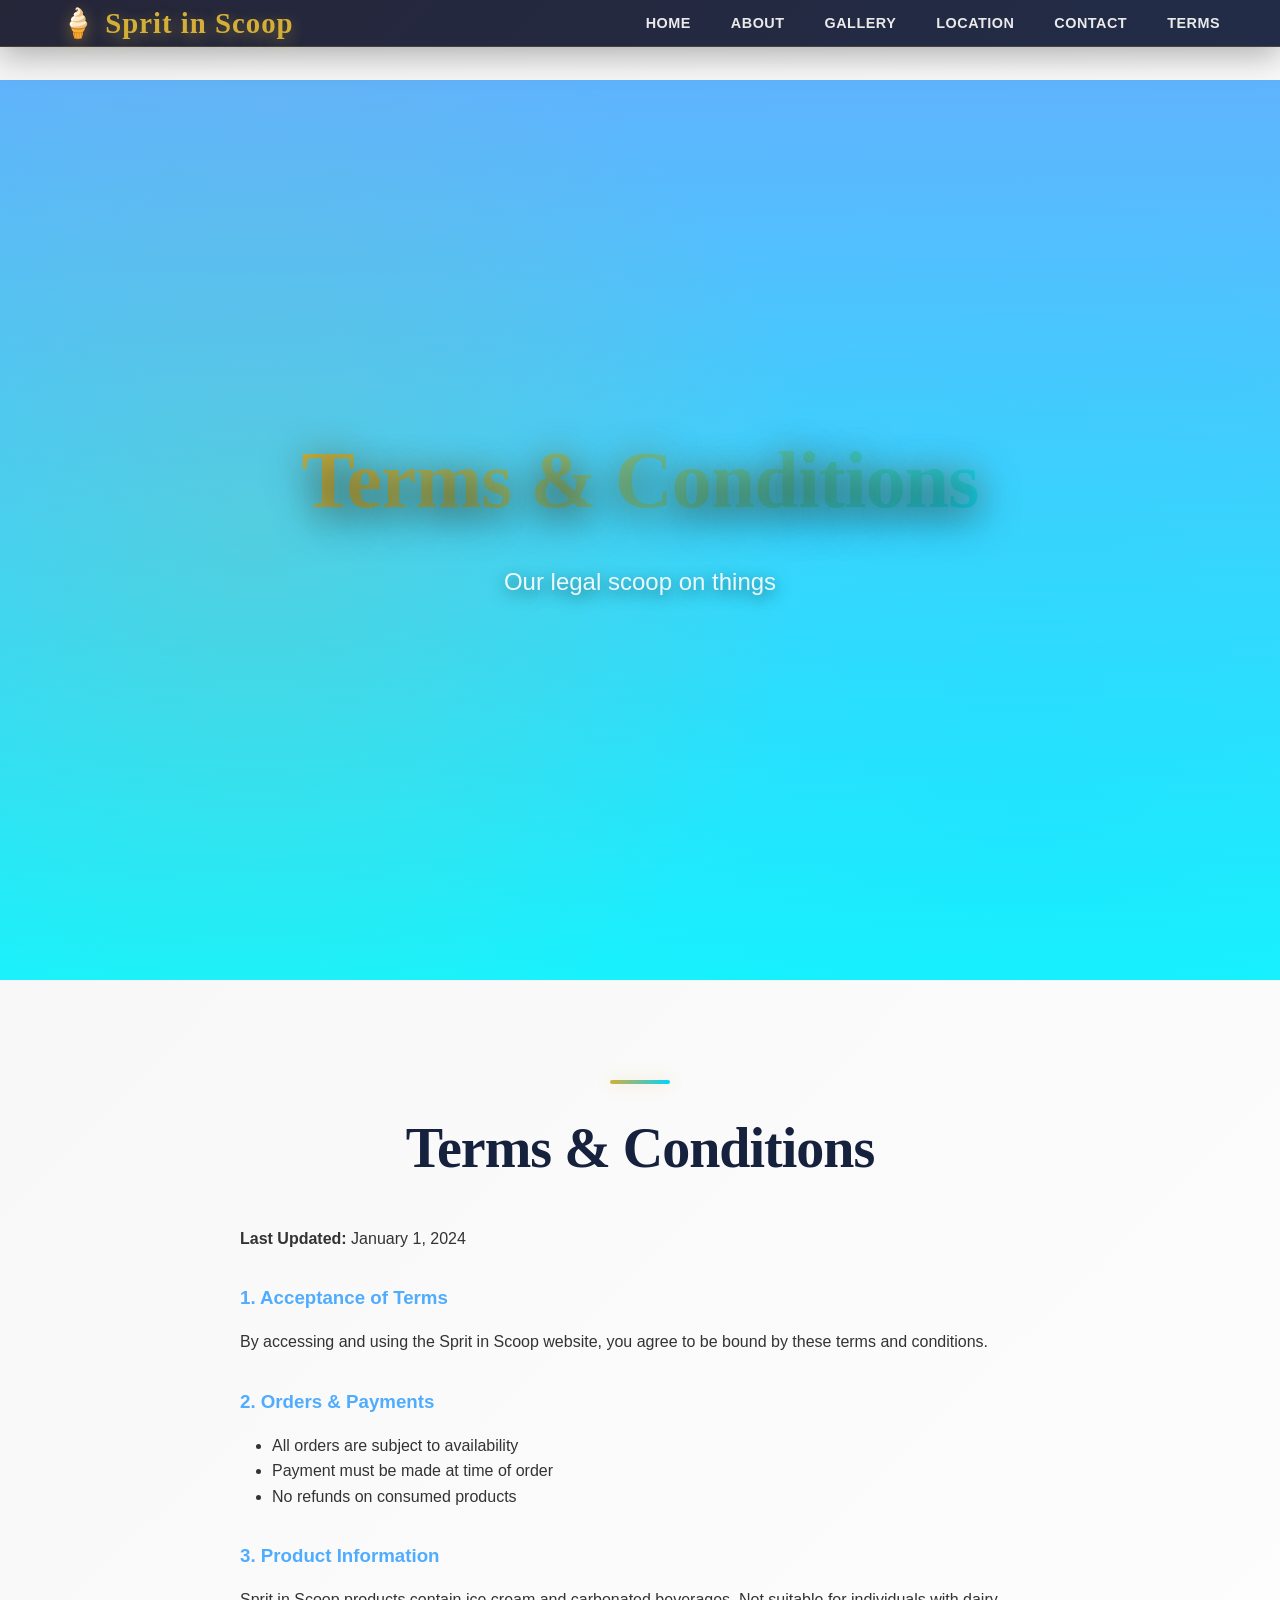
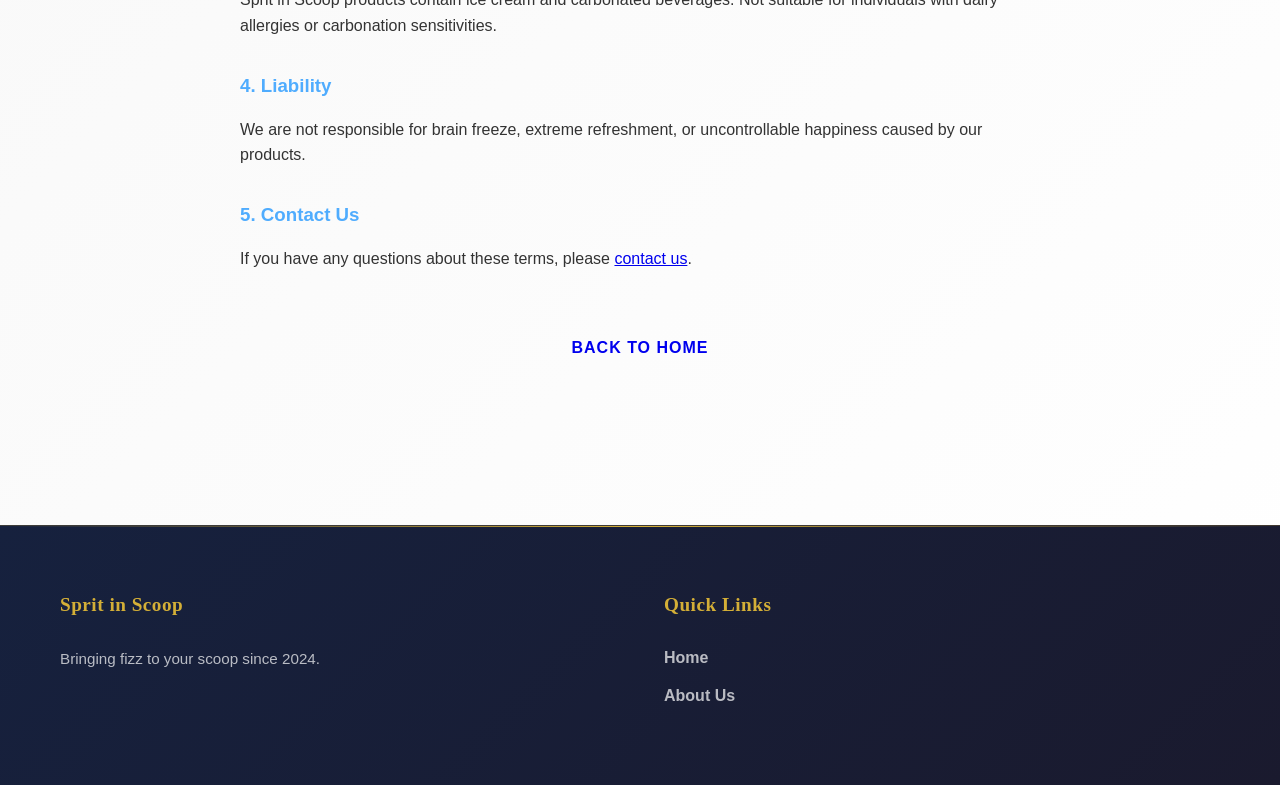
<file: terms.html>
<!DOCTYPE html>
<html lang="en">
<head>
    <meta charset="UTF-8">
    <meta name="viewport" content="width=device-width, initial-scale=1.0">
    <title>Terms & Conditions - Sprit in Scoop</title>
    <link rel="stylesheet" href="style.css">
    <link rel="stylesheet" href="https://cdnjs.cloudflare.com/ajax/libs/font-awesome/6.0.0/css/all.min.css">
</head>
<body>
    <!-- Header -->
    <header>
        <nav class="container">
            <a href="index.html" class="logo">🍦 Sprit in Scoop</a>
            <ul class="nav-links">
                <li><a href="index.html">Home</a></li>
                <li><a href="about.html">About</a></li>
                <li><a href="gallery.html">Gallery</a></li>
                <li><a href="location.html">Location</a></li>
                <li><a href="contact.html">Contact</a></li>
                <li><a href="terms.html">Terms</a></li>
            </ul>
        </nav>
    </header>

    <!-- Hero Section -->
    <section class="hero" style="background: linear-gradient(rgba(79, 172, 254, 0.9), rgba(0, 242, 254, 0.9)); margin-top: 80px; height: 60vh;">
        <div class="hero-content container">
            <h1>Terms & Conditions</h1>
            <p>Our legal scoop on things</p>
        </div>
    </section>

    <!-- Terms Section -->
    <section class="section">
        <div class="container">
            <div class="feature-card" style="max-width: 800px; margin: 0 auto 3rem;">
                <h2 class="section-title" style="margin-bottom: 2rem;">Terms & Conditions</h2>
                <p><strong>Last Updated:</strong> January 1, 2024</p>
                
                <h3 style="margin: 2rem 0 1rem; color: #4facfe;">1. Acceptance of Terms</h3>
                <p>By accessing and using the Sprit in Scoop website, you agree to be bound by these terms and conditions.</p>

                <h3 style="margin: 2rem 0 1rem; color: #4facfe;">2. Orders & Payments</h3>
                <ul style="margin-left: 2rem;">
                    <li>All orders are subject to availability</li>
                    <li>Payment must be made at time of order</li>
                    <li>No refunds on consumed products</li>
                </ul>

                <h3 style="margin: 2rem 0 1rem; color: #4facfe;">3. Product Information</h3>
                <p>Sprit in Scoop products contain ice cream and carbonated beverages. Not suitable for individuals with dairy allergies or carbonation sensitivities.</p>

                <h3 style="margin: 2rem 0 1rem; color: #4facfe;">4. Liability</h3>
                <p>We are not responsible for brain freeze, extreme refreshment, or uncontrollable happiness caused by our products.</p>

                <h3 style="margin: 2rem 0 1rem; color: #4facfe;">5. Contact Us</h3>
                <p>If you have any questions about these terms, please <a href="contact.html">contact us</a>.</p>

                <div style="text-align: center; margin-top: 3rem;">
                    <a href="index.html" class="btn">Back to Home</a>
                </div>
            </div>
        </div>
    </section>

    <!-- Footer -->
    <footer>
        <div class="container">
            <div class="footer-content">
                <div class="footer-section">
                    <h3>Sprit in Scoop</h3>
                    <p>Bringing fizz to your scoop since 2024.</p>
                </div>
                <div class="footer-section">
                    <h3>Quick Links</h3>
                    <a href="index.html">Home</a>
                    <a href="about.html">About Us
</file>
<file: style.css>
* {
    margin: 0;
    padding: 0;
    box-sizing: border-box;
}

:root {
    --primary: #1a1a2e;
    --secondary: #16213e;
    --accent: #d4af37;
    --light: #eaeaea;
    --cyan: #00d4ff;
    --pink: #ff6b9d;
}

html {
    scroll-behavior: smooth;
}

body {
    font-family: 'Inter', -apple-system, BlinkMacSystemFont, 'Segoe UI', sans-serif;
    line-height: 1.6;
    color: #333;
    overflow-x: hidden;
    background: linear-gradient(135deg, #f5f5f5 0%, #ffffff 100%);
}

.container {
    max-width: 1200px;
    margin: 0 auto;
    padding: 0 20px;
}

/* ========== HEADER & NAVIGATION ========== */
header {
    background: linear-gradient(135deg, rgba(26, 26, 46, 0.95) 0%, rgba(22, 33, 62, 0.95) 100%);
    box-shadow: 0 8px 32px rgba(0, 0, 0, 0.3);
    position: fixed;
    width: 100%;
    top: 0;
    z-index: 1000;
    backdrop-filter: blur(10px);
    border-bottom: 1px solid rgba(212, 175, 55, 0.2);
}

nav {
    display: flex;
    justify-content: space-between;
    align-items: center;
    padding: 1.5rem 0;
}

.logo {
    font-size: 1.8rem;
    font-weight: 700;
    color: var(--accent);
    text-decoration: none;
    text-shadow: 0 4px 15px rgba(212, 175, 55, 0.4);
    letter-spacing: 1px;
    font-family: 'Playfair Display', serif;
}

.nav-links {
    display: flex;
    list-style: none;
    gap: 2.5rem;
}

.nav-links a {
    color: var(--light);
    text-decoration: none;
    font-weight: 600;
    transition: all 0.3s cubic-bezier(0.4, 0, 0.2, 1);
    position: relative;
    font-size: 0.9rem;
    letter-spacing: 0.5px;
    text-transform: uppercase;
}

.nav-links a:hover {
    color: var(--accent);
    text-shadow: 0 0 10px rgba(212, 175, 55, 0.6);
}

.nav-links a::after {
    content: '';
    position: absolute;
    width: 0;
    height: 2px;
    bottom: -8px;
    left: 0;
    background: linear-gradient(90deg, var(--accent), var(--cyan));
    box-shadow: 0 0 10px rgba(212, 175, 55, 0.4);
    transition: width 0.3s cubic-bezier(0.4, 0, 0.2, 1);
}

.nav-links a:hover::after {
    width: 100%;
}

/* ========== HERO SECTION ========== */
.hero {
    background: linear-gradient(135deg, rgba(212, 175, 55, 0.1) 0%, rgba(0, 212, 255, 0.1) 100%),
                linear-gradient(to bottom, #1a1a2e 0%, #16213e 100%);
    min-height: 100vh;
    display: flex;
    align-items: center;
    justify-content: center;
    text-align: center;
    color: white;
    margin-top: 80px;
    position: relative;
    overflow: hidden;
    padding: 3rem 0;
}

.hero::before {
    content: '';
    position: absolute;
    top: 0;
    left: 0;
    right: 0;
    bottom: 0;
    background: 
        radial-gradient(circle at 20% 50%, rgba(212, 175, 55, 0.15) 0%, transparent 50%),
        radial-gradient(circle at 80% 80%, rgba(0, 212, 255, 0.15) 0%, transparent 50%);
    animation: float 20s ease-in-out infinite;
    z-index: 0;
}

.hero-content {
    position: relative;
    z-index: 1;
    animation: fadeInUp 1.2s ease-out;
}

.hero-content h1 {
    font-size: 5rem;
    margin-bottom: 1rem;
    font-family: 'Playfair Display', serif;
    text-shadow: 0 10px 40px rgba(0, 0, 0, 0.7), 0 0 30px rgba(212, 175, 55, 0.3);
    font-weight: 700;
    letter-spacing: -1px;
    background: linear-gradient(135deg, var(--accent) 0%, var(--cyan) 100%);
    -webkit-background-clip: text;
    -webkit-text-fill-color: transparent;
    background-clip: text;
}

.hero-content p {
    font-size: 1.5rem;
    margin-bottom: 2.5rem;
    color: rgba(255, 255, 255, 0.9);
    text-shadow: 0 4px 15px rgba(0, 0, 0, 0.5);
    line-height: 1.8;
}

.hero-buttons {
    display: flex;
    gap: 1.5rem;
    justify-content: center;
    flex-wrap: wrap;
}

.hero-ice-cream {
    position: absolute;
    bottom: 20px;
    font-size: 4rem;
    animation: bounce 3s infinite;
}

@keyframes bounce {
    0%, 100% { transform: translateY(0); }
    50% { transform: translateY(-20px); }
}

@keyframes fadeInUp {
    from {
        opacity: 0;
        transform: translateY(40px);
    }
    to {
        opacity: 1;
        transform: translateY(0);
    }
}

@keyframes float {
    0%, 100% { transform: translate(0, 0) rotate(0deg); }
    50% { transform: translate(30px, 30px) rotate(180deg); }
}

/* ========== SECTIONS ========== */
.section {
    padding: 100px 0;
    position: relative;
}

.section:nth-child(even) {
    background: linear-gradient(135deg, #f9f9f9 0%, #ffffff 100%);
}

.section-title {
    text-align: center;
    font-size: 3.5rem;
    margin-bottom: 1rem;
    color: var(--secondary);
    position: relative;
    font-family: 'Playfair Display', serif;
    font-weight: 700;
    letter-spacing: -1px;
    animation: fadeIn 0.8s ease-out;
}

.section-subtitle {
    text-align: center;
    font-size: 1.1rem;
    color: #666;
    margin-bottom: 3rem;
    max-width: 600px;
    margin-left: auto;
    margin-right: auto;
}

.section-title::before {
    content: '';
    display: block;
    width: 60px;
    height: 4px;
    background: linear-gradient(90deg, var(--accent), var(--cyan));
    margin: 0 auto 20px;
    border-radius: 2px;
    box-shadow: 0 0 15px rgba(212, 175, 55, 0.3);
}

@keyframes fadeIn {
    from {
        opacity: 0;
        transform: translateY(20px);
    }
    to {
        opacity: 1;
        transform: translateY(0);
    }
}

/* ========== BUTTONS ========== */
.btn {
    padding: 1rem 2.5rem;
    border: none;
    border-radius: 50px;
    font-size: 1rem;
    font-weight: 700;
    cursor: pointer;
    transition: all 0.4s cubic-bezier(0.4, 0, 0.2, 1);
    text-decoration: none;
    display: inline-block;
    letter-spacing: 1px;
    text-transform: uppercase;
}

.btn-primary {
    background: linear-gradient(135deg, var(--accent) 0%, #e5c158 100%);
    color: var(--secondary);
    box-shadow: 0 10px 30px rgba(212, 175, 55, 0.3);
}

.btn-primary:hover {
    transform: translateY(-4px);
    box-shadow: 0 15px 45px rgba(212, 175, 55, 0.5);
    background: linear-gradient(135deg, #e5c158 0%, var(--accent) 100%);
}

.btn-secondary {
    background: transparent;
    color: var(--accent);
    border: 2px solid var(--accent);
}

.btn-secondary:hover {
    background: var(--accent);
    color: var(--secondary);
    box-shadow: 0 10px 30px rgba(212, 175, 55, 0.3);
}

.btn-outline {
    background: transparent;
    color: var(--secondary);
    border: 2px solid var(--secondary);
}

.btn-outline:hover {
    background: var(--secondary);
    color: white;
}

/* ========== PRODUCTS GRID ========== */
.products-grid {
    display: grid;
    grid-template-columns: repeat(auto-fit, minmax(300px, 1fr));
    gap: 2.5rem;
    margin-top: 3rem;
}

.product-card {
    background: white;
    border-radius: 15px;
    overflow: hidden;
    box-shadow: 0 10px 35px rgba(0, 0, 0, 0.08);
    transition: all 0.4s cubic-bezier(0.4, 0, 0.2, 1);
    border: 1px solid rgba(212, 175, 55, 0.1);
    padding: 0;
}

.product-card:hover {
    transform: translateY(-10px);
    box-shadow: 0 20px 50px rgba(212, 175, 55, 0.2);
}

.product-image {
    height: 200px;
    display: flex;
    align-items: center;
    justify-content: center;
    font-size: 5rem;
    background: linear-gradient(135deg, var(--accent) 0%, var(--cyan) 100%);
    position: relative;
    overflow: hidden;
}

.product-image::before {
    content: '';
    position: absolute;
    top: -50%;
    right: -50%;
    width: 300px;
    height: 300px;
    background: radial-gradient(circle, rgba(255, 255, 255, 0.3) 0%, transparent 70%);
    animation: shine 3s infinite;
}

@keyframes shine {
    0% { transform: translate(-100px, -100px) rotate(0deg); }
    100% { transform: translate(200px, 200px) rotate(360deg); }
}

.product-card h3 {
    font-size: 1.5rem;
    margin: 1.5rem 1.5rem 0.5rem;
    color: var(--secondary);
    font-weight: 700;
}

.product-card p {
    margin: 0 1.5rem;
    color: #666;
    font-size: 0.95rem;
    line-height: 1.6;
}

.product-price {
    font-size: 1.8rem;
    color: var(--accent);
    font-weight: 700;
    margin: 1rem 1.5rem;
}

.btn-add {
    width: calc(100% - 3rem);
    margin: 1rem 1.5rem;
    padding: 0.8rem;
    background: linear-gradient(135deg, var(--accent) 0%, #e5c158 100%);
    color: var(--secondary);
    border: none;
    border-radius: 8px;
    font-weight: 700;
    cursor: pointer;
    transition: all 0.3s ease-out;
}

.btn-add:hover {
    transform: translateY(-2px);
    box-shadow: 0 8px 20px rgba(212, 175, 55, 0.3);
}

/* ========== HOW IT WORKS ========== */
.how-it-works {
    background: linear-gradient(135deg, rgba(212, 175, 55, 0.05) 0%, rgba(0, 212, 255, 0.05) 100%);
}

.steps-grid {
    display: grid;
    grid-template-columns: repeat(auto-fit, minmax(250px, 1fr));
    gap: 2rem;
    margin-top: 3rem;
}

.step {
    text-align: center;
    padding: 2rem;
    background: white;
    border-radius: 15px;
    box-shadow: 0 5px 20px rgba(0, 0, 0, 0.05);
    transition: all 0.4s ease-out;
}

.step:hover {
    transform: translateY(-8px);
    box-shadow: 0 15px 40px rgba(212, 175, 55, 0.15);
}

.step-number {
    width: 60px;
    height: 60px;
    background: linear-gradient(135deg, var(--accent), var(--cyan));
    border-radius: 50%;
    display: flex;
    align-items: center;
    justify-content: center;
    font-size: 2rem;
    font-weight: 700;
    color: var(--secondary);
    margin: 0 auto 1.5rem;
    box-shadow: 0 10px 25px rgba(212, 175, 55, 0.3);
}

.step h3 {
    font-size: 1.4rem;
    color: var(--secondary);
    margin-bottom: 0.8rem;
    font-weight: 700;
}

.step p {
    color: #666;
    line-height: 1.6;
}

/* ========== TESTIMONIALS ========== */
.testimonials-grid {
    display: grid;
    grid-template-columns: repeat(auto-fit, minmax(280px, 1fr));
    gap: 2rem;
    margin-top: 3rem;
}

.testimonial-card {
    background: white;
    padding: 2rem;
    border-radius: 15px;
    box-shadow: 0 10px 35px rgba(0, 0, 0, 0.08);
    border: 1px solid rgba(212, 175, 55, 0.1);
    transition: all 0.4s ease-out;
}

.testimonial-card:hover {
    transform: translateY(-8px);
    box-shadow: 0 20px 50px rgba(212, 175, 55, 0.15);
}

.stars {
    font-size: 1.2rem;
    margin-bottom: 1rem;
    letter-spacing: 2px;
}

.testimonial-card p {
    color: #555;
    line-height: 1.8;
    margin-bottom: 1.5rem;
    font-style: italic;
}

.testimonial-author {
    border-top: 2px solid rgba(212, 175, 55, 0.2);
    padding-top: 1rem;
}

.testimonial-author strong {
    color: var(--secondary);
    display: block;
    font-weight: 700;
    margin-bottom: 0.3rem;
}

.testimonial-author span {
    color: var(--accent);
    font-size: 0.85rem;
    font-weight: 600;
}

/* ========== OFFERS SECTION ========== */
.offers-section {
    background: linear-gradient(135deg, #f0f0f0 0%, #ffffff 100%);
}

.offers-grid {
    display: grid;
    grid-template-columns: repeat(auto-fit, minmax(300px, 1fr));
    gap: 2rem;
    margin-top: 3rem;
}

.offer-card {
    background: white;
    padding: 2.5rem;
    border-radius: 15px;
    box-shadow: 0 10px 35px rgba(0, 0, 0, 0.08);
    border: 2px solid rgba(212, 175, 55, 0.2);
    position: relative;
    transition: all 0.4s ease-out;
}

.offer-card.featured {
    border: 2px solid var(--accent);
    transform: scale(1.05);
}

.offer-card:hover {
    transform: translateY(-8px);
    box-shadow: 0 20px 50px rgba(212, 175, 55, 0.2);
}

.offer-badge {
    position: absolute;
    top: -15px;
    right: 20px;
    background: linear-gradient(135deg, var(--accent), #e5c158);
    color: var(--secondary);
    padding: 0.5rem 1.5rem;
    border-radius: 20px;
    font-weight: 700;
    font-size: 0.85rem;
    text-transform: uppercase;
    box-shadow: 0 5px 15px rgba(212, 175, 55, 0.3);
}

.offer-badge.special {
    background: linear-gradient(135deg, var(--pink), #ff8ab3);
}

.offer-card h3 {
    font-size: 1.5rem;
    color: var(--secondary);
    margin-bottom: 1rem;
    margin-top: 1rem;
    font-weight: 700;
}

.offer-card p {
    color: #666;
    line-height: 1.6;
    margin-bottom: 1.5rem;
}

/* ========== NEWSLETTER ========== */
.newsletter-section {
    background: linear-gradient(135deg, var(--secondary) 0%, var(--primary) 100%);
    padding: 80px 0;
    position: relative;
    overflow: hidden;
}

.newsletter-section::before {
    content: '';
    position: absolute;
    top: -50%;
    right: -50%;
    width: 500px;
    height: 500px;
    background: radial-gradient(circle, rgba(212, 175, 55, 0.1) 0%, transparent 70%);
    border-radius: 50%;
}

.newsletter-content {
    text-align: center;
    position: relative;
    z-index: 1;
    max-width: 600px;
    margin: 0 auto;
}

.newsletter-content h2 {
    font-size: 2.5rem;
    color: white;
    margin-bottom: 1rem;
    font-family: 'Playfair Display', serif;
    font-weight: 700;
}

.newsletter-content p {
    color: rgba(255, 255, 255, 0.9);
    font-size: 1.1rem;
    margin-bottom: 2rem;
    line-height: 1.6;
}

.newsletter-form {
    display: flex;
    gap: 1rem;
    margin-bottom: 1.5rem;
    flex-wrap: wrap;
    justify-content: center;
}

.newsletter-form input {
    flex: 1;
    min-width: 250px;
    padding: 1rem;
    border: none;
    border-radius: 8px;
    font-size: 1rem;
    font-family: 'Inter', sans-serif;
}

.newsletter-info {
    color: rgba(255, 255, 255, 0.8);
    font-size: 0.9rem;
}

/* ========== FOOTER ========== */
footer {
    background: linear-gradient(135deg, var(--secondary) 0%, var(--primary) 100%);
    color: var(--light);
    padding: 4rem 0 1rem;
    border-top: 1px solid rgba(212, 175, 55, 0.2);
    position: relative;
}

footer::before {
    content: '';
    position: absolute;
    top: 0;
    left: 0;
    right: 0;
    height: 1px;
    background: linear-gradient(90deg, transparent, var(--accent), transparent);
}

.footer-content {
    display: grid;
    grid-template-columns: repeat(auto-fit, minmax(250px, 1fr));
    gap: 3rem;
    margin-bottom: 3rem;
}

.footer-section h3 {
    color: var(--accent);
    margin-bottom: 1.5rem;
    font-weight: 700;
    font-family: 'Playfair Display', serif;
    font-size: 1.2rem;
    letter-spacing: 0.5px;
}

.footer-section p {
    color: rgba(255, 255, 255, 0.7);
    line-height: 1.8;
    font-size: 0.95rem;
    margin-bottom: 0.8rem;
}

.footer-section a {
    color: rgba(255, 255, 255, 0.7);
    text-decoration: none;
    display: block;
    margin-bottom: 0.8rem;
    transition: all 0.3s ease-out;
    font-weight: 600;
}

.footer-section a:hover {
    color: var(--accent);
    text-shadow: 0 0 10px rgba(212, 175, 55, 0.4);
    transform: translateX(5px);
}

.social-links {
    display: flex;
    gap: 1rem;
    margin-top: 1rem;
}

.social-links a {
    width: 40px;
    height: 40px;
    background: rgba(212, 175, 55, 0.2);
    border-radius: 50%;
    display: flex;
    align-items: center;
    justify-content: center;
    color: var(--accent);
    font-size: 1.1rem;
    transition: all 0.3s ease-out;
    margin: 0;
}

.social-links a:hover {
    background: var(--accent);
    color: var(--secondary);
    transform: translateY(-3px);
}

.footer-bottom {
    border-top: 1px solid rgba(212, 175, 55, 0.2);
    padding-top: 2rem;
    text-align: center;
    font-size: 0.9rem;
    color: rgba(255, 255, 255, 0.6);
}

.footer-links {
    display: flex;
    justify-content: center;
    gap: 2rem;
    margin-top: 1rem;
    flex-wrap: wrap;
}

.footer-links a {
    color: rgba(255, 255, 255, 0.7);
    text-decoration: none;
    transition: all 0.3s ease-out;
    margin: 0;
}

.footer-links a:hover {
    color: var(--accent);
    text-shadow: 0 0 10px rgba(212, 175, 55, 0.4);
}

/* ========== RESPONSIVE ========== */
@media (max-width: 1024px) {
    .nav-links {
        gap: 1.5rem;
    }
    
    .hero-content h1 {
        font-size: 3.5rem;
    }
    
    .section-title {
        font-size: 2.5rem;
    }
}

@media (max-width: 768px) {
    .nav-links {
        display: none;
    }
    
    .hero {
        margin-top: 70px;
        min-height: auto;
        padding: 2rem 0;
    }
    
    .hero-content h1 {
        font-size: 2.5rem;
    }
    
    .hero-content p {
        font-size: 1.2rem;
    }
    
    .hero-buttons {
        gap: 1rem;
    }
    
    .hero-ice-cream {
        font-size: 2rem;
        bottom: 10px;
    }
    
    .section {
        padding: 60px 0;
    }
    
    .section-title {
        font-size: 1.8rem;
    }
    
    .products-grid,
    .steps-grid,
    .testimonials-grid,
    .offers-grid {
        grid-template-columns: 1fr;
    }
    
    .offer-card.featured {
        transform: scale(1);
    }
    
    .newsletter-form {
        flex-direction: column;
    }
    
    .newsletter-form input {
        min-width: auto;
    }
    
    .footer-content {
        grid-template-columns: 1fr;
        text-align: center;
    }
    
    .footer-section a {
        display: inline;
        margin: 0 1rem 0 0;
    }
    
    .social-links {
        justify-content: center;
    }
}

@media (max-width: 480px) {
    .hero-content h1 {
        font-size: 1.8rem;
    }
    
    .hero-content p {
        font-size: 1rem;
    }
    
    .section-title {
        font-size: 1.5rem;
    }
    
    .btn {
        padding: 0.8rem 1.5rem;
        font-size: 0.9rem;
    }
    
    .product-image {
        font-size: 3rem;
    }
}
</file>
